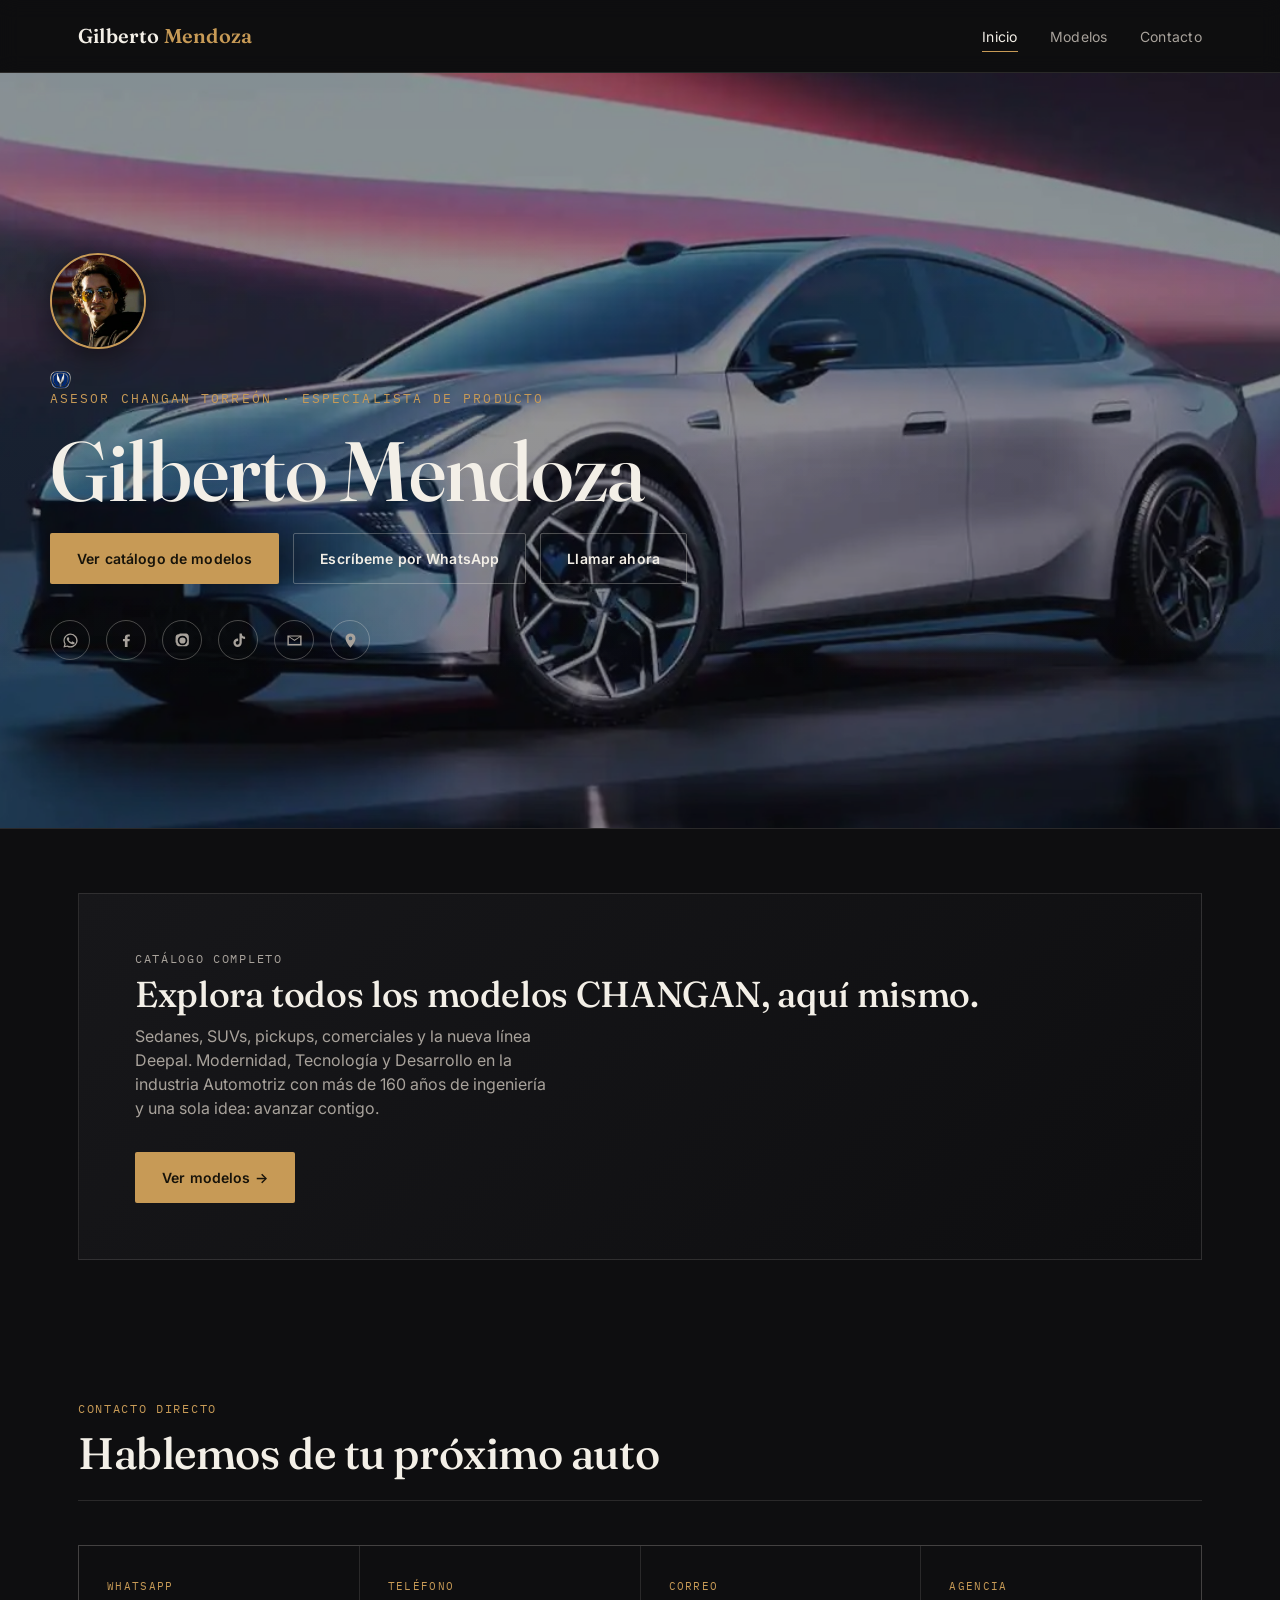
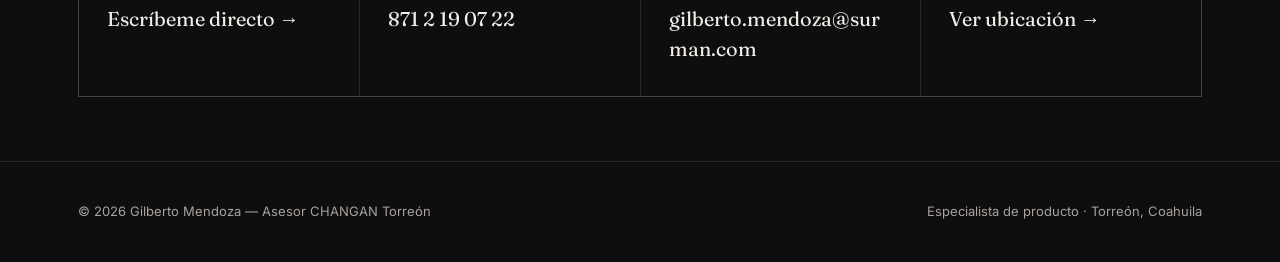
<file: index.html>
<!DOCTYPE html>
<html lang="es-MX">
<head>
<meta charset="UTF-8">
<meta name="viewport" content="width=device-width, initial-scale=1.0">
<title>Gilberto Mendoza — Asesor CHANGAN Torreón</title>
<meta name="description" content="Gilberto Mendoza, Especialista de Producto CHANGAN en Torreón. Asesoría personalizada, catálogo de modelos y contacto directo.">
<link rel="icon" type="image/png" href="images/changan-badge.png">
  <link rel="stylesheet" href="css/styles.css">
</head>
<body>

<header class="site-header">
  <div class="wrap">
    <a href="index.html" class="brand">Gilberto <span>Mendoza</span></a>
    <nav>
      <ul class="main-nav">
        <li><a href="index.html" class="active">Inicio</a></li>
        <li><a href="modelos.html">Modelos</a></li>
        <li><a href="#contacto">Contacto</a></li>
      </ul>
    </nav>
  </div>
</header>

<section class="hero">
  <div class="hero-media">
    <!-- Foto: Changan Deepal, estudio con luces de color -->
    <img src="images/hero-deepal-rose.jpg" alt="Changan Deepal">
  </div>
  <div class="hero-content wrap">
    <img class="avatar" src="images/gilberto-avatar.png" alt="Gilberto Mendoza">
    <p class="hero-kicker"><img class="kicker-badge" src="images/changan-badge.png" alt=""> Asesor CHANGAN Torreón · Especialista de producto</p>
    <h1 class="display">Gilberto Mendoza</h1>
    <div class="hero-actions">
      <a class="btn btn-primary" href="modelos.html">Ver catálogo de modelos</a>
      <a class="btn btn-ghost" href="https://wa.me/528712190722?text=Hola%20Gilberto%2C%20quiero%20informaci%C3%B3n" target="_blank" rel="noopener">Escríbeme por WhatsApp</a>
      <a class="btn btn-ghost" href="tel:8712190722">Llamar ahora</a>
    </div>
    <div class="social-row" style="margin-top:36px;">
      <a href="https://wa.me/528712190722?text=Hola%20Gilberto%2C%20quiero%20informaci%C3%B3n" aria-label="WhatsApp" target="_blank" rel="noopener">
        <svg viewBox="0 0 24 24"><path d="M12 2a10 10 0 0 0-8.6 15L2 22l5.1-1.3A10 10 0 1 0 12 2zm0 18.2a8.2 8.2 0 0 1-4.2-1.1l-.3-.2-3 .8.8-2.9-.2-.3A8.2 8.2 0 1 1 20.2 12 8.2 8.2 0 0 1 12 20.2zm4.5-6.1c-.2-.1-1.5-.7-1.7-.8-.2-.1-.4-.1-.6.1-.2.2-.7.8-.8.9-.1.2-.3.2-.6.1-.2-.1-1-.4-1.9-1.2-.7-.6-1.2-1.4-1.3-1.6-.1-.2 0-.4.1-.5l.4-.5c.1-.2.2-.3.2-.5.1-.2 0-.4 0-.5s-.6-1.4-.8-1.9c-.2-.5-.4-.4-.6-.4h-.5c-.2 0-.5.1-.7.3-.2.2-.9.9-.9 2.2s1 2.6 1.1 2.7c.1.2 2 3 4.7 4.2.7.3 1.2.5 1.6.6.7.2 1.3.2 1.8.1.5-.1 1.5-.6 1.7-1.2.2-.6.2-1.1.1-1.2-.1-.1-.2-.2-.4-.3z"/></svg>
      </a>
      <a href="https://www.facebook.com/profile.php?id=61591247041455" aria-label="Facebook" target="_blank" rel="noopener">
        <svg viewBox="0 0 24 24"><path d="M13.5 21v-8h2.7l.4-3.1h-3.1V8c0-.9.25-1.5 1.55-1.5H16.7V3.7C16.2 3.6 15.1 3.5 13.9 3.5c-2.5 0-4.2 1.5-4.2 4.3v2.1H7v3.1h2.7V21h3.8z"/></svg>
      </a>
      <a href="https://www.instagram.com/gilberto.trc/" aria-label="Instagram" target="_blank" rel="noopener">
        <svg viewBox="0 0 24 24"><path d="M12 2.2c2.7 0 3 0 4.1.06 1.1.05 1.8.22 2.2.37.55.21.95.47 1.37.9.42.42.68.82.9 1.37.15.4.32 1.1.37 2.2.06 1.1.06 1.4.06 4.1s0 3-.06 4.1c-.05 1.1-.22 1.8-.37 2.2-.21.55-.47.95-.9 1.37-.42.42-.82.68-1.37.9-.4.15-1.1.32-2.2.37-1.1.06-1.4.06-4.1.06s-3 0-4.1-.06c-1.1-.05-1.8-.22-2.2-.37-.55-.21-.95-.47-1.37-.9-.42-.42-.68-.82-.9-1.37-.15-.4-.32-1.1-.37-2.2C2.2 15 2.2 14.7 2.2 12s0-3 .06-4.1c.05-1.1.22-1.8.37-2.2.21-.55.47-.95.9-1.37.42-.42.82-.68 1.37-.9.4-.15 1.1-.32 2.2-.37C8 2.2 8.3 2.2 12 2.2zm0 3.03A6.77 6.77 0 1 0 12 18.8a6.77 6.77 0 0 0 0-13.57zm0 11.16a4.38 4.38 0 1 1 0-8.77 4.38 4.38 0 0 1 0 8.77zm7.02-11.44a1.58 1.58 0 1 1-3.16 0 1.58 1.58 0 0 1 3.16 0z"/></svg>
      </a>
      <a href="https://www.tiktok.com/@gilberto.trc" aria-label="TikTok" target="_blank" rel="noopener">
        <svg viewBox="0 0 24 24"><path d="M16.6 2h-3.2v13.3c0 1.5-1.2 2.7-2.7 2.7a2.7 2.7 0 0 1-2.7-2.7 2.7 2.7 0 0 1 2.7-2.7c.3 0 .6 0 .8.1V9.4c-.3 0-.5-.1-.8-.1a5.9 5.9 0 0 0-5.9 5.9 5.9 5.9 0 0 0 5.9 5.9 5.9 5.9 0 0 0 5.9-5.9V8.3a8.1 8.1 0 0 0 4.7 1.5V6.6a4.85 4.85 0 0 1-4.7-4.6z"/></svg>
      </a>
      <a href="mailto:gilberto.mendoza@surman.com" aria-label="Correo">
        <svg viewBox="0 0 24 24"><path d="M2 5h20v14H2V5zm2 2.2V17h16V7.2l-8 5.4-8-5.4zm.6-.7L12 11.1l7.4-4.6H4.6z"/></svg>
      </a>
      <a href="https://maps.app.goo.gl/WRDEs8DkBtcaASKs7" aria-label="Ubicación" target="_blank" rel="noopener">
        <svg viewBox="0 0 24 24"><path d="M12 2a7 7 0 0 0-7 7c0 5.2 7 13 7 13s7-7.8 7-13a7 7 0 0 0-7-7zm0 9.6a2.6 2.6 0 1 1 0-5.2 2.6 2.6 0 0 1 0 5.2z"/></svg>
      </a>
    </div>
  </div>
</section>

<section class="tight">
  <div class="wrap">
    <div class="models-cta">
      <div>
        <p class="eyebrow">Catálogo completo</p>
        <h3 class="display">Explora todos los modelos CHANGAN, aquí mismo.</h3>
        <p>Sedanes, SUVs, pickups, comerciales y la nueva línea Deepal. Modernidad, Tecnología y Desarrollo en la industria Automotriz con más de 160 años de ingeniería y una sola idea: avanzar contigo.</p>
      </div>
      <a class="btn btn-primary" href="modelos.html">Ver modelos →</a>
    </div>
  </div>
</section>

<section id="contacto" class="tight">
  <div class="wrap">
    <div class="section-head">
      <div>
        <p class="eyebrow">Contacto directo</p>
        <h2 class="display">Hablemos de tu próximo auto</h2>
      </div>
    </div>
    <div class="contact-grid">
      <a href="https://wa.me/528712190722?text=Hola%20Gilberto%2C%20quiero%20informaci%C3%B3n" target="_blank" rel="noopener">
        <span class="label">WhatsApp</span>
        <span class="value">Escríbeme directo →</span>
      </a>
      <a href="tel:8712190722">
        <span class="label">Teléfono</span>
        <span class="value">871 2 19 07 22</span>
      </a>
      <a href="mailto:gilberto.mendoza@surman.com">
        <span class="label">Correo</span>
        <span class="value">gilberto.mendoza@surman.com</span>
      </a>
      <a href="https://maps.app.goo.gl/WRDEs8DkBtcaASKs7" target="_blank" rel="noopener">
        <span class="label">Agencia</span>
        <span class="value">Ver ubicación →</span>
      </a>
    </div>
  </div>
</section>

<footer class="site-footer">
  <div class="wrap">
    <p>© <span id="year"></span> Gilberto Mendoza — Asesor CHANGAN Torreón</p>
    <p>Especialista de producto · Torreón, Coahuila</p>
  </div>
</footer>

<script>document.getElementById('year').textContent = new Date().getFullYear();</script>
</body>
</html>
</file>
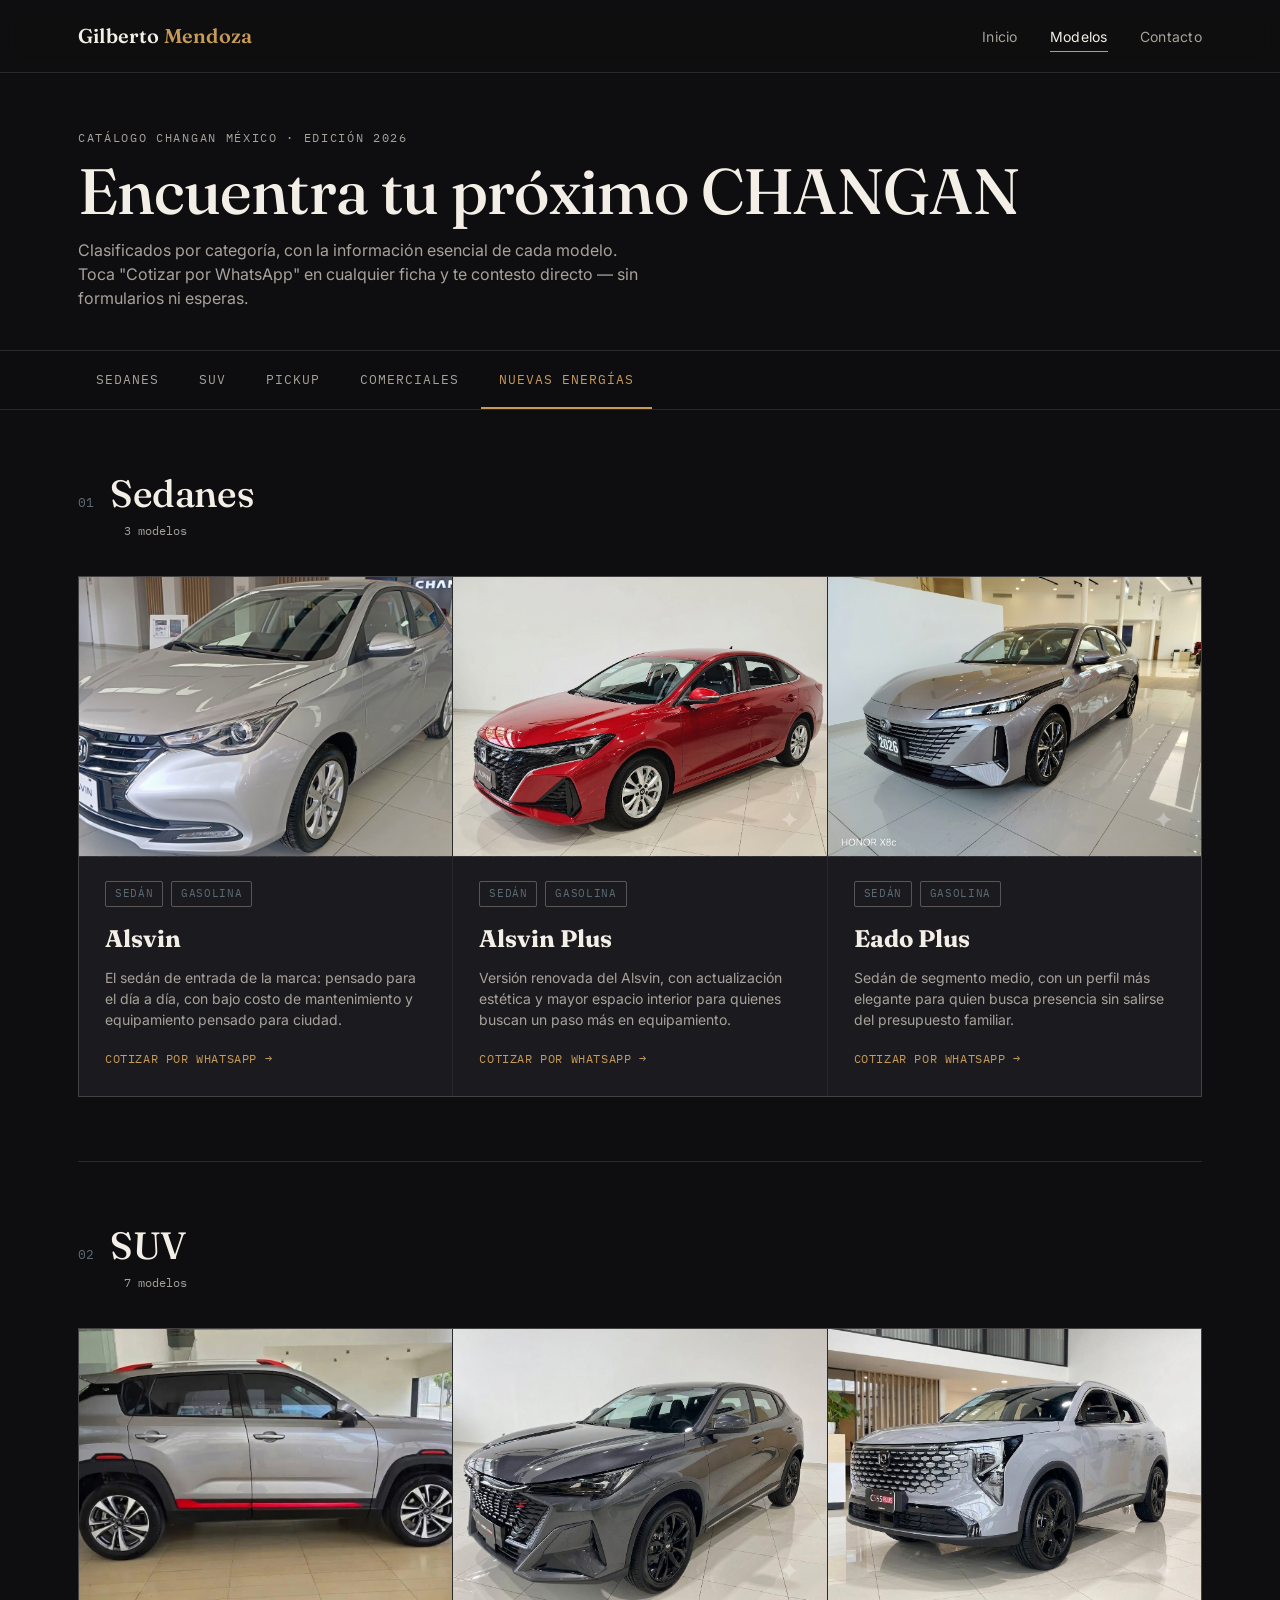
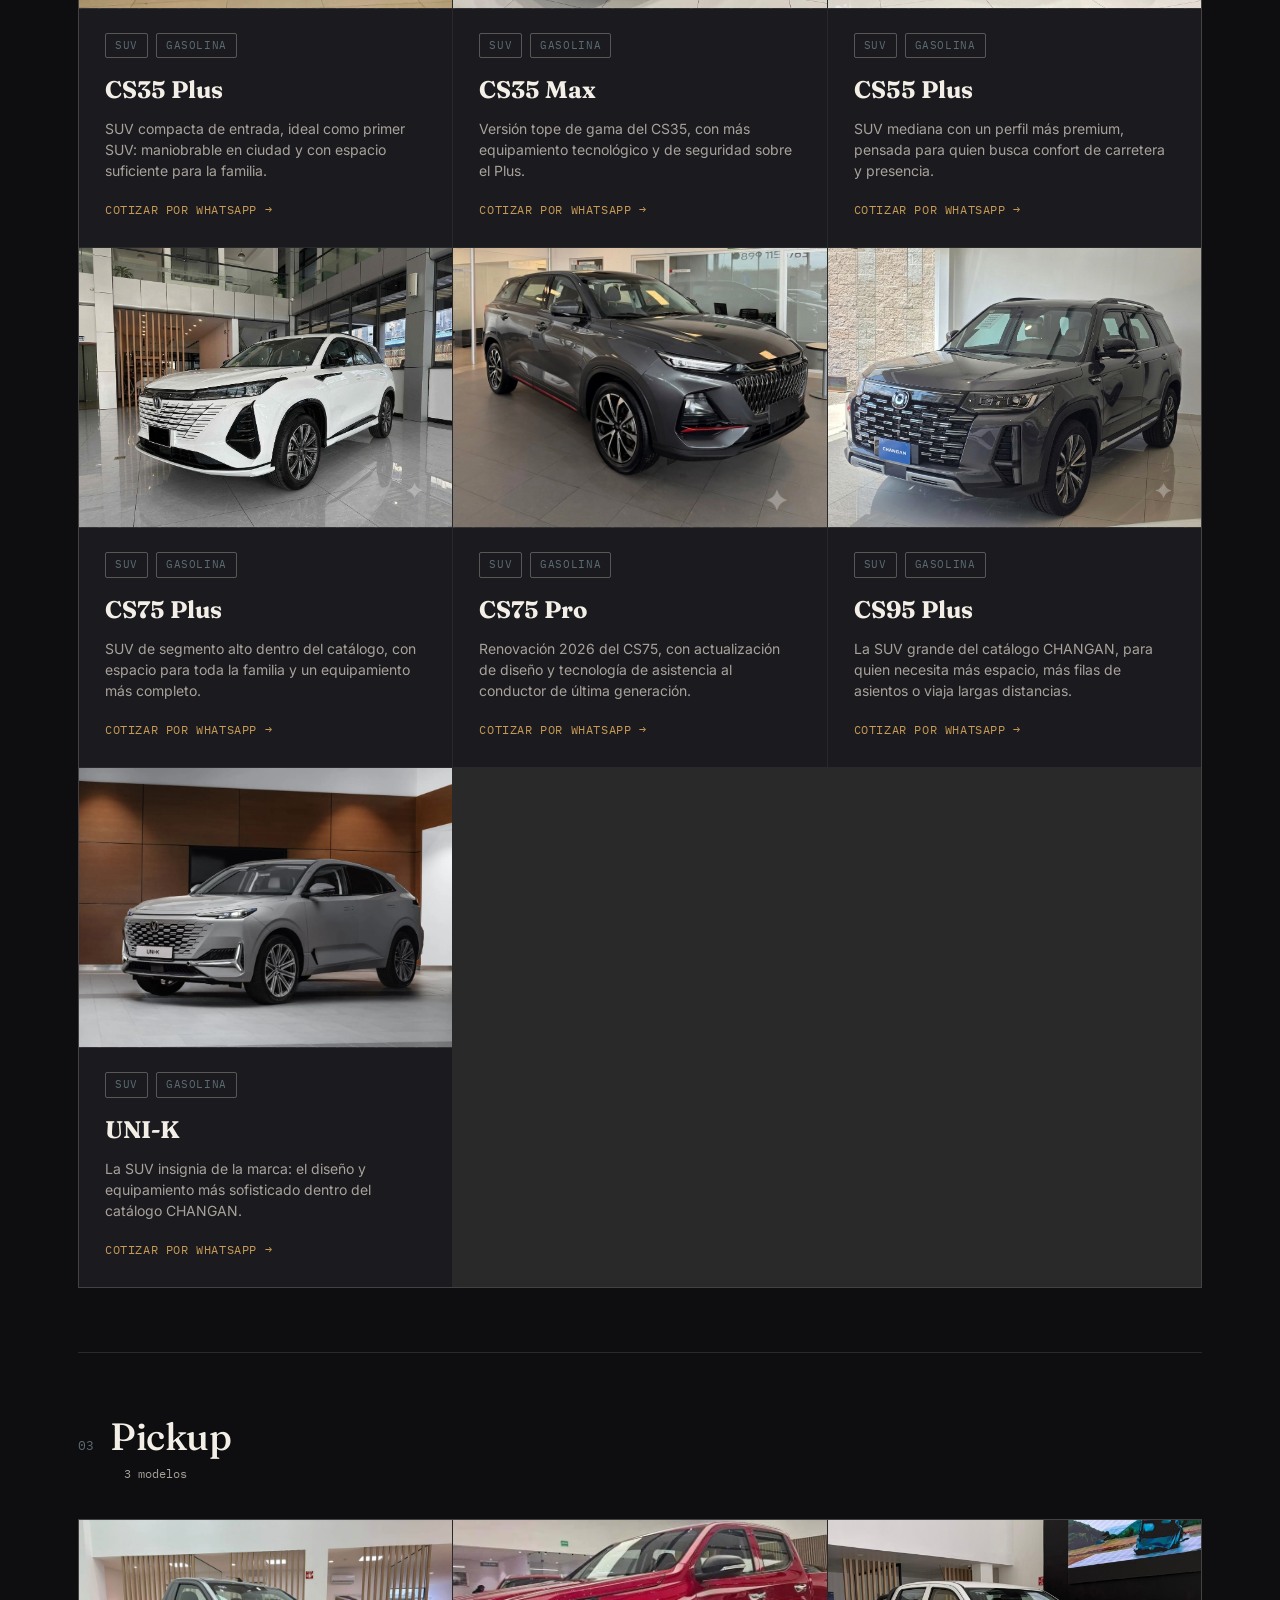
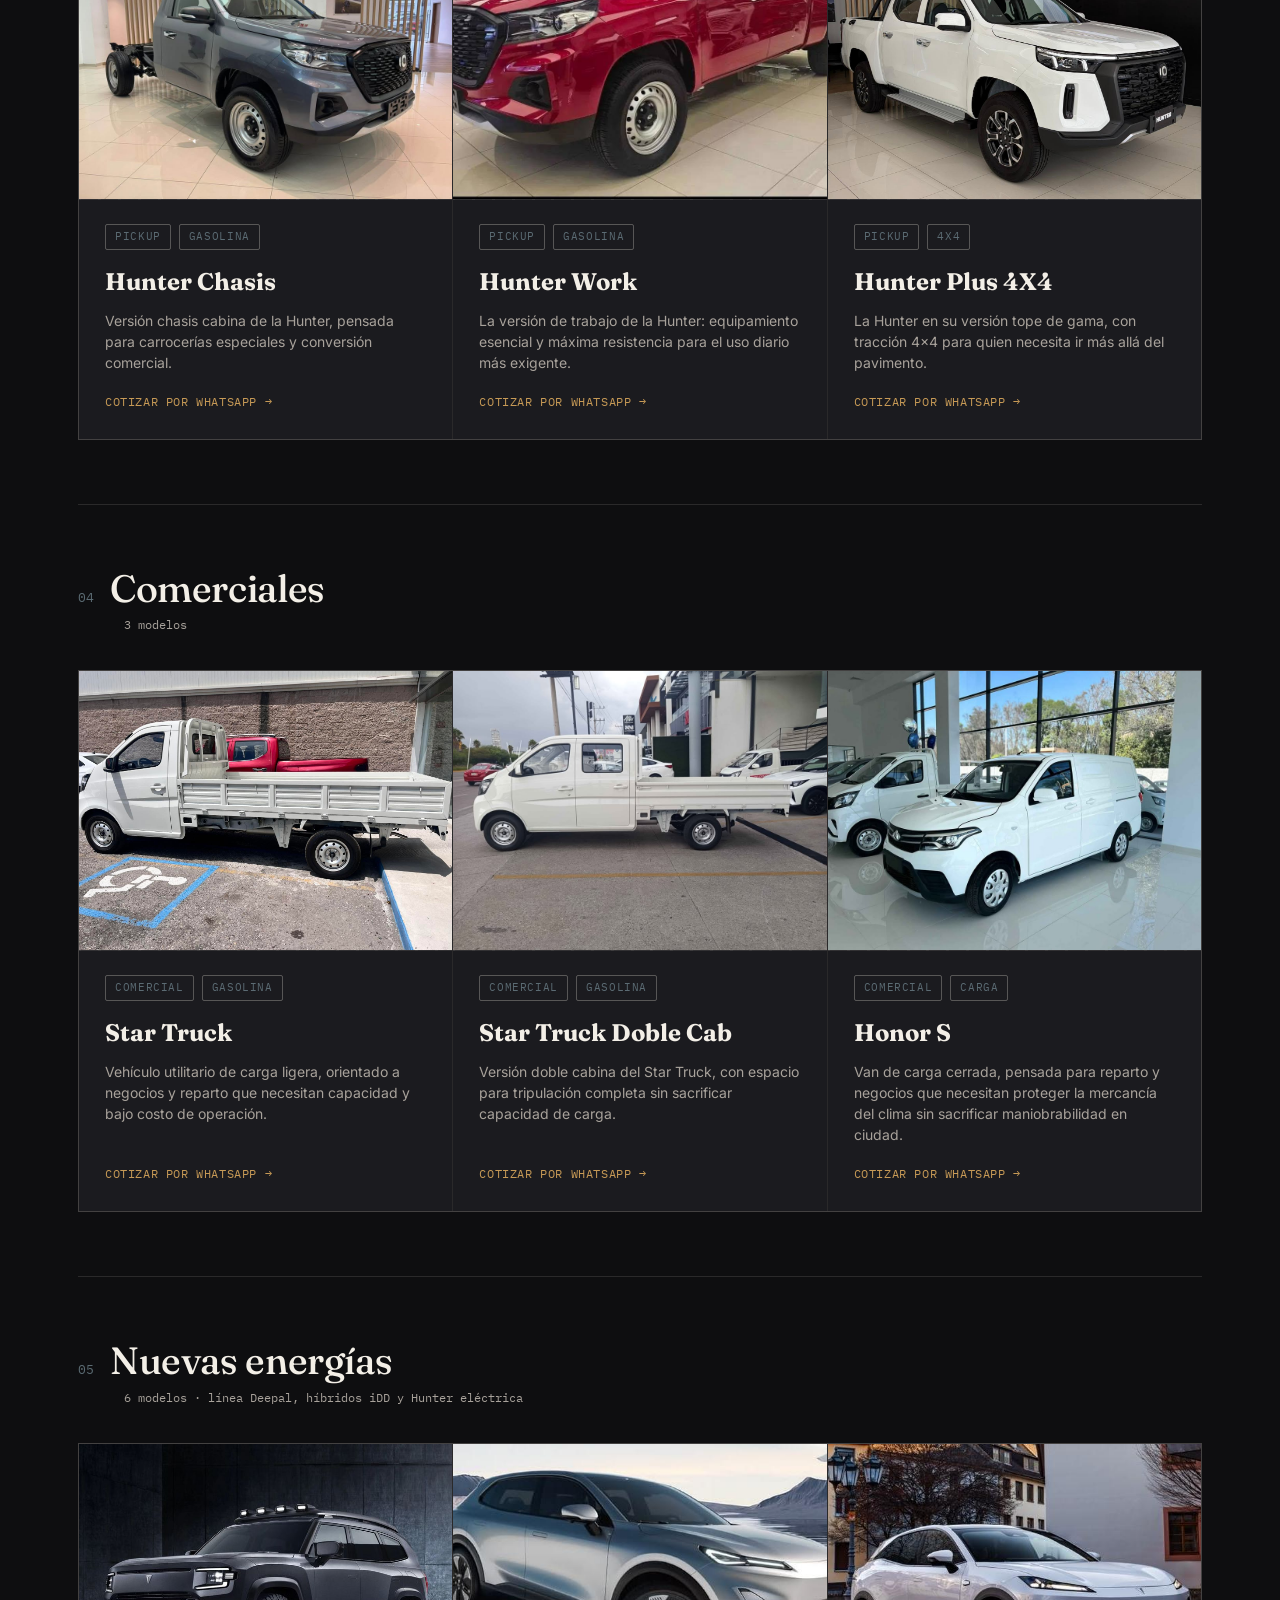
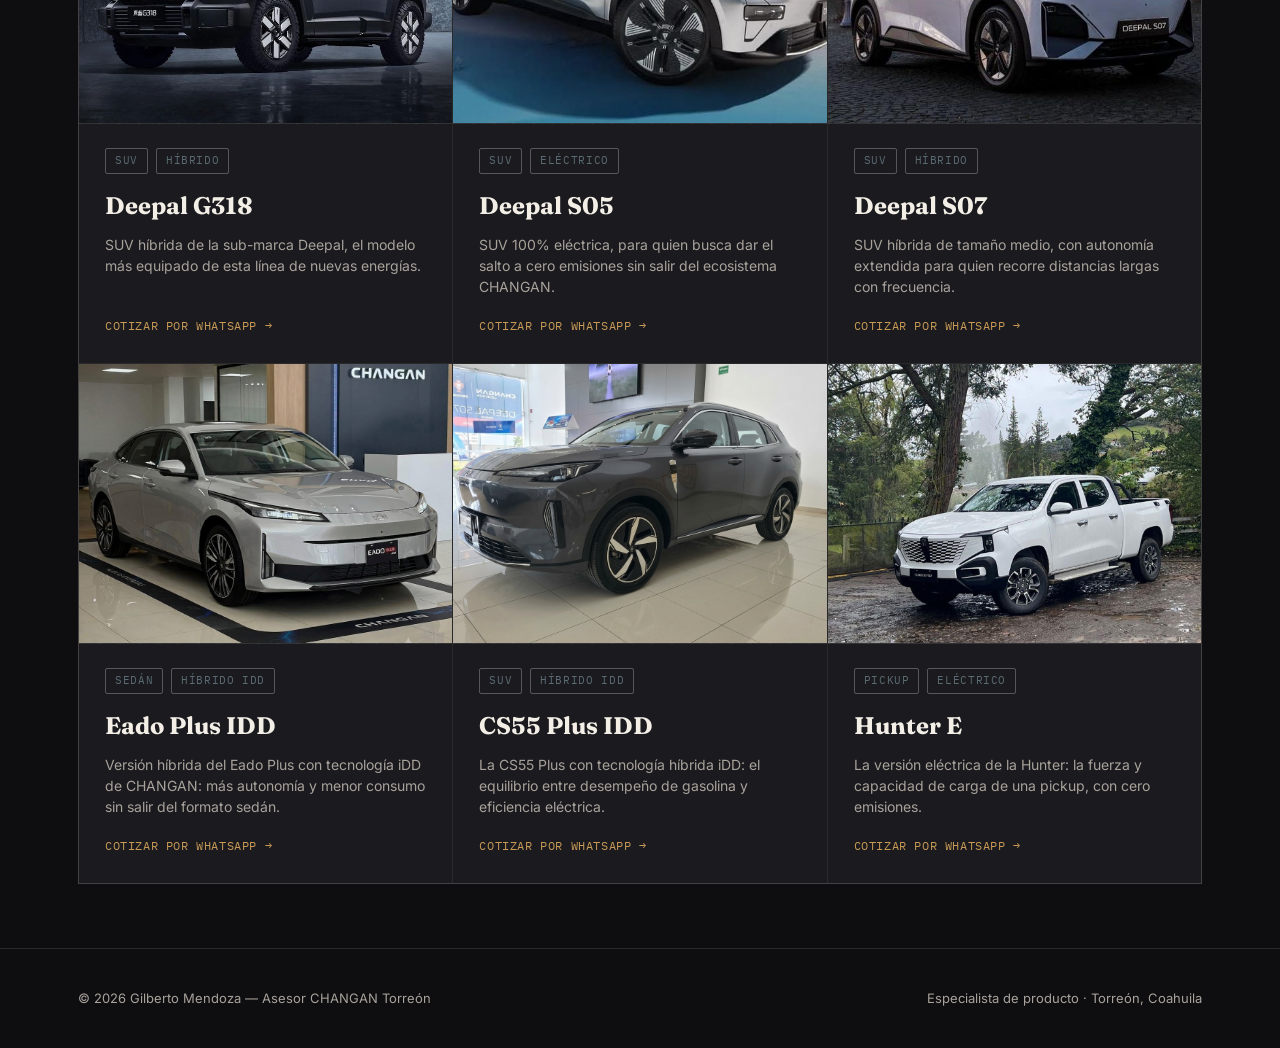
<file: modelos.html>
<!DOCTYPE html>
<html lang="es-MX">
<head>
<meta charset="UTF-8">
<meta name="viewport" content="width=device-width, initial-scale=1.0">
<title>Modelos CHANGAN — Gilberto Mendoza</title>
<meta name="description" content="Catálogo completo de modelos CHANGAN: sedanes, SUVs, pickups y la línea Deepal. Cotiza directo con Gilberto Mendoza, Torreón.">
<link rel="icon" type="image/png" href="images/changan-badge.png">
<link rel="stylesheet" href="css/styles.css">
</head>
<body>

<header class="site-header">
  <div class="wrap">
    <a href="index.html" class="brand">Gilberto <span>Mendoza</span></a>
    <nav>
      <ul class="main-nav">
        <li><a href="index.html">Inicio</a></li>
        <li><a href="modelos.html" class="active">Modelos</a></li>
        <li><a href="index.html#contacto">Contacto</a></li>
      </ul>
    </nav>
  </div>
</header>

<div class="catalog-masthead">
  <div class="wrap">
    <p class="eyebrow">Catálogo CHANGAN México · Edición 2026</p>
    <h1 class="display">Encuentra tu próximo CHANGAN</h1>
    <p>Clasificados por categoría, con la información esencial de cada modelo. Toca "Cotizar por WhatsApp" en cualquier ficha y te contesto directo — sin formularios ni esperas.</p>
  </div>
</div>

<nav class="category-tabs" id="categoryTabs">
  <div class="wrap">
    <button class="tab-btn active" data-target="sedanes">Sedanes</button>
    <button class="tab-btn" data-target="suv">SUV</button>
    <button class="tab-btn" data-target="pickup">Pickup</button>
    <button class="tab-btn" data-target="comerciales">Comerciales</button>
    <button class="tab-btn" data-target="nuevas-energias">Nuevas energías</button>
  </div>
</nav>

<main class="wrap">

  <!-- ================= SEDANES ================= -->
  <section class="category-section" id="sedanes">
    <div class="category-heading">
      <span class="category-index">01</span>
      <h2 class="display">Sedanes</h2>
    </div>
    <p class="category-count">3 modelos</p>

    <div class="model-grid">

      <article class="model-card">
        <div class="model-photo"><img src="images/modelos/alsvin.png" alt="Changan Alsvin"></div>
        <div class="model-body">
          <div class="model-tags"><span class="tag">Sedán</span><span class="tag">Gasolina</span></div>
          <h3>Alsvin</h3>
          <p>El sedán de entrada de la marca: pensado para el día a día, con bajo costo de mantenimiento y equipamiento pensado para ciudad.</p>
          <a class="model-link" href="https://wa.me/528712190722?text=Hola%20Gilberto%2C%20quiero%20informaci%C3%B3n%20del%20Changan%20Alsvin" target="_blank" rel="noopener">Cotizar por WhatsApp →</a>
        </div>
      </article>

      <article class="model-card">
        <div class="model-photo"><img src="images/modelos/alsvin-plus.png" alt="Changan Alsvin Plus"></div>
        <div class="model-body">
          <div class="model-tags"><span class="tag">Sedán</span><span class="tag">Gasolina</span></div>
          <h3>Alsvin Plus</h3>
          <p>Versión renovada del Alsvin, con actualización estética y mayor espacio interior para quienes buscan un paso más en equipamiento.</p>
          <a class="model-link" href="https://wa.me/528712190722?text=Hola%20Gilberto%2C%20quiero%20informaci%C3%B3n%20del%20Changan%20Alsvin%20Plus" target="_blank" rel="noopener">Cotizar por WhatsApp →</a>
        </div>
      </article>

      <article class="model-card">
        <div class="model-photo"><img src="images/modelos/eado-plus.png" alt="Changan Eado Plus"></div>
        <div class="model-body">
          <div class="model-tags"><span class="tag">Sedán</span><span class="tag">Gasolina</span></div>
          <h3>Eado Plus</h3>
          <p>Sedán de segmento medio, con un perfil más elegante para quien busca presencia sin salirse del presupuesto familiar.</p>
          <a class="model-link" href="https://wa.me/528712190722?text=Hola%20Gilberto%2C%20quiero%20informaci%C3%B3n%20del%20Changan%20Eado%20Plus" target="_blank" rel="noopener">Cotizar por WhatsApp →</a>
        </div>
      </article>

    </div>
  </section>

  <!-- ================= SUV ================= -->
  <section class="category-section" id="suv">
    <div class="category-heading">
      <span class="category-index">02</span>
      <h2 class="display">SUV</h2>
    </div>
    <p class="category-count">7 modelos</p>

    <div class="model-grid">

      <article class="model-card">
        <div class="model-photo"><img src="images/modelos/cs35-plus.png" alt="Changan CS35 Plus"></div>
        <div class="model-body">
          <div class="model-tags"><span class="tag">SUV</span><span class="tag">Gasolina</span></div>
          <h3>CS35 Plus</h3>
          <p>SUV compacta de entrada, ideal como primer SUV: maniobrable en ciudad y con espacio suficiente para la familia.</p>
          <a class="model-link" href="https://wa.me/528712190722?text=Hola%20Gilberto%2C%20quiero%20informaci%C3%B3n%20del%20Changan%20CS35%20Plus" target="_blank" rel="noopener">Cotizar por WhatsApp →</a>
        </div>
      </article>

      <article class="model-card">
        <div class="model-photo"><img src="images/modelos/cs35-max.png" alt="Changan CS35 Max"></div>
        <div class="model-body">
          <div class="model-tags"><span class="tag">SUV</span><span class="tag">Gasolina</span></div>
          <h3>CS35 Max</h3>
          <p>Versión tope de gama del CS35, con más equipamiento tecnológico y de seguridad sobre el Plus.</p>
          <a class="model-link" href="https://wa.me/528712190722?text=Hola%20Gilberto%2C%20quiero%20informaci%C3%B3n%20del%20Changan%20CS35%20Max" target="_blank" rel="noopener">Cotizar por WhatsApp →</a>
        </div>
      </article>

      <article class="model-card">
        <div class="model-photo"><img src="images/modelos/cs55-plus.png" alt="Changan CS55 Plus"></div>
        <div class="model-body">
          <div class="model-tags"><span class="tag">SUV</span><span class="tag">Gasolina</span></div>
          <h3>CS55 Plus</h3>
          <p>SUV mediana con un perfil más premium, pensada para quien busca confort de carretera y presencia.</p>
          <a class="model-link" href="https://wa.me/528712190722?text=Hola%20Gilberto%2C%20quiero%20informaci%C3%B3n%20del%20Changan%20CS55%20Plus" target="_blank" rel="noopener">Cotizar por WhatsApp →</a>
        </div>
      </article>

      <article class="model-card">
        <div class="model-photo"><img src="images/modelos/cs75-plus.png" alt="Changan CS75 Plus"></div>
        <div class="model-body">
          <div class="model-tags"><span class="tag">SUV</span><span class="tag">Gasolina</span></div>
          <h3>CS75 Plus</h3>
          <p>SUV de segmento alto dentro del catálogo, con espacio para toda la familia y un equipamiento más completo.</p>
          <a class="model-link" href="https://wa.me/528712190722?text=Hola%20Gilberto%2C%20quiero%20informaci%C3%B3n%20del%20Changan%20CS75%20Plus" target="_blank" rel="noopener">Cotizar por WhatsApp →</a>
        </div>
      </article>

      <article class="model-card">
        <div class="model-photo"><img src="images/modelos/cs75-pro.png" alt="Changan CS75 Pro"></div>
        <div class="model-body">
          <div class="model-tags"><span class="tag">SUV</span><span class="tag">Gasolina</span></div>
          <h3>CS75 Pro</h3>
          <p>Renovación 2026 del CS75, con actualización de diseño y tecnología de asistencia al conductor de última generación.</p>
          <a class="model-link" href="https://wa.me/528712190722?text=Hola%20Gilberto%2C%20quiero%20informaci%C3%B3n%20del%20Changan%20CS75%20Pro" target="_blank" rel="noopener">Cotizar por WhatsApp →</a>
        </div>
      </article>

      <article class="model-card">
        <div class="model-photo"><img src="images/modelos/cs95-plus.png" alt="Changan CS95 Plus"></div>
        <div class="model-body">
          <div class="model-tags"><span class="tag">SUV</span><span class="tag">Gasolina</span></div>
          <h3>CS95 Plus</h3>
          <p>La SUV grande del catálogo CHANGAN, para quien necesita más espacio, más filas de asientos o viaja largas distancias.</p>
          <a class="model-link" href="https://wa.me/528712190722?text=Hola%20Gilberto%2C%20quiero%20informaci%C3%B3n%20del%20Changan%20CS95%20Plus" target="_blank" rel="noopener">Cotizar por WhatsApp →</a>
        </div>
      </article>

      <article class="model-card">
        <div class="model-photo"><img src="images/modelos/uni-k.jpg" alt="Changan UNI-K"></div>
        <div class="model-body">
          <div class="model-tags"><span class="tag">SUV</span><span class="tag">Gasolina</span></div>
          <h3>UNI-K</h3>
          <p>La SUV insignia de la marca: el diseño y equipamiento más sofisticado dentro del catálogo CHANGAN.</p>
          <a class="model-link" href="https://wa.me/528712190722?text=Hola%20Gilberto%2C%20quiero%20informaci%C3%B3n%20del%20Changan%20UNI-K" target="_blank" rel="noopener">Cotizar por WhatsApp →</a>
        </div>
      </article>

    </div>
  </section>

  <!-- ================= PICKUP ================= -->
  <section class="category-section" id="pickup">
    <div class="category-heading">
      <span class="category-index">03</span>
      <h2 class="display">Pickup</h2>
    </div>
    <p class="category-count">3 modelos</p>

    <div class="model-grid">

      <article class="model-card">
        <div class="model-photo"><img src="images/modelos/hunter-chasis.jpg" alt="Changan Hunter Chasis"></div>
        <div class="model-body">
          <div class="model-tags"><span class="tag">Pickup</span><span class="tag">Gasolina</span></div>
          <h3>Hunter Chasis</h3>
          <p>Versión chasis cabina de la Hunter, pensada para carrocerías especiales y conversión comercial.</p>
          <a class="model-link" href="https://wa.me/528712190722?text=Hola%20Gilberto%2C%20quiero%20informaci%C3%B3n%20del%20Changan%20Hunter%20Chasis" target="_blank" rel="noopener">Cotizar por WhatsApp →</a>
        </div>
      </article>

      <article class="model-card">
        <div class="model-photo"><img src="images/modelos/hunter-work.jpg" alt="Changan Hunter Work"></div>
        <div class="model-body">
          <div class="model-tags"><span class="tag">Pickup</span><span class="tag">Gasolina</span></div>
          <h3>Hunter Work</h3>
          <p>La versión de trabajo de la Hunter: equipamiento esencial y máxima resistencia para el uso diario más exigente.</p>
          <a class="model-link" href="https://wa.me/528712190722?text=Hola%20Gilberto%2C%20quiero%20informaci%C3%B3n%20del%20Changan%20Hunter%20Work" target="_blank" rel="noopener">Cotizar por WhatsApp →</a>
        </div>
      </article>

      <article class="model-card">
        <div class="model-photo"><img src="images/modelos/hunter-plus-4x4.jpg" alt="Changan Hunter Plus 4X4"></div>
        <div class="model-body">
          <div class="model-tags"><span class="tag">Pickup</span><span class="tag">4x4</span></div>
          <h3>Hunter Plus 4X4</h3>
          <p>La Hunter en su versión tope de gama, con tracción 4x4 para quien necesita ir más allá del pavimento.</p>
          <a class="model-link" href="https://wa.me/528712190722?text=Hola%20Gilberto%2C%20quiero%20informaci%C3%B3n%20del%20Changan%20Hunter%20Plus%204X4" target="_blank" rel="noopener">Cotizar por WhatsApp →</a>
        </div>
      </article>

    </div>
  </section>

  <!-- ================= COMERCIALES ================= -->
  <section class="category-section" id="comerciales">
    <div class="category-heading">
      <span class="category-index">04</span>
      <h2 class="display">Comerciales</h2>
    </div>
    <p class="category-count">3 modelos</p>

    <div class="model-grid">

      <article class="model-card">
        <div class="model-photo"><img src="images/modelos/star-truck.jpg" alt="Changan Star Truck"></div>
        <div class="model-body">
          <div class="model-tags"><span class="tag">Comercial</span><span class="tag">Gasolina</span></div>
          <h3>Star Truck</h3>
          <p>Vehículo utilitario de carga ligera, orientado a negocios y reparto que necesitan capacidad y bajo costo de operación.</p>
          <a class="model-link" href="https://wa.me/528712190722?text=Hola%20Gilberto%2C%20quiero%20informaci%C3%B3n%20del%20Changan%20Star%20Truck" target="_blank" rel="noopener">Cotizar por WhatsApp →</a>
        </div>
      </article>

      <article class="model-card">
        <div class="model-photo"><img src="images/modelos/star-truck-doble-cab.jpg" alt="Changan Star Truck Doble Cab"></div>
        <div class="model-body">
          <div class="model-tags"><span class="tag">Comercial</span><span class="tag">Gasolina</span></div>
          <h3>Star Truck Doble Cab</h3>
          <p>Versión doble cabina del Star Truck, con espacio para tripulación completa sin sacrificar capacidad de carga.</p>
          <a class="model-link" href="https://wa.me/528712190722?text=Hola%20Gilberto%2C%20quiero%20informaci%C3%B3n%20del%20Changan%20Star%20Truck%20Doble%20Cab" target="_blank" rel="noopener">Cotizar por WhatsApp →</a>
        </div>
      </article>

      <article class="model-card">
        <div class="model-photo"><img src="images/modelos/honor-s.jpg" alt="Changan Honor S"></div>
        <div class="model-body">
          <div class="model-tags"><span class="tag">Comercial</span><span class="tag">Carga</span></div>
          <h3>Honor S</h3>
          <p>Van de carga cerrada, pensada para reparto y negocios que necesitan proteger la mercancía del clima sin sacrificar maniobrabilidad en ciudad.</p>
          <a class="model-link" href="https://wa.me/528712190722?text=Hola%20Gilberto%2C%20quiero%20informaci%C3%B3n%20del%20Changan%20Honor%20S" target="_blank" rel="noopener">Cotizar por WhatsApp →</a>
        </div>
      </article>

    </div>
  </section>

  <!-- ================= NUEVAS ENERGÍAS ================= -->
  <section class="category-section" id="nuevas-energias">
    <div class="category-heading">
      <span class="category-index">05</span>
      <h2 class="display">Nuevas energías</h2>
    </div>
    <p class="category-count">6 modelos · línea Deepal, híbridos iDD y Hunter eléctrica</p>

    <div class="model-grid">

      <article class="model-card">
        <div class="model-photo"><img src="images/modelos/deepal-g318.jpg" alt="Deepal G318"></div>
        <div class="model-body">
          <div class="model-tags"><span class="tag">SUV</span><span class="tag">Híbrido</span></div>
          <h3>Deepal G318</h3>
          <p>SUV híbrida de la sub-marca Deepal, el modelo más equipado de esta línea de nuevas energías.</p>
          <a class="model-link" href="https://wa.me/528712190722?text=Hola%20Gilberto%2C%20quiero%20informaci%C3%B3n%20del%20Deepal%20G318" target="_blank" rel="noopener">Cotizar por WhatsApp →</a>
        </div>
      </article>

      <article class="model-card">
        <div class="model-photo"><img src="images/modelos/deepal-s05.jpg" alt="Deepal S05"></div>
        <div class="model-body">
          <div class="model-tags"><span class="tag">SUV</span><span class="tag">Eléctrico</span></div>
          <h3>Deepal S05</h3>
          <p>SUV 100% eléctrica, para quien busca dar el salto a cero emisiones sin salir del ecosistema CHANGAN.</p>
          <a class="model-link" href="https://wa.me/528712190722?text=Hola%20Gilberto%2C%20quiero%20informaci%C3%B3n%20del%20Deepal%20S05" target="_blank" rel="noopener">Cotizar por WhatsApp →</a>
        </div>
      </article>

      <article class="model-card">
        <div class="model-photo"><img src="images/modelos/deepal-s07.jpg" alt="Deepal S07"></div>
        <div class="model-body">
          <div class="model-tags"><span class="tag">SUV</span><span class="tag">Híbrido</span></div>
          <h3>Deepal S07</h3>
          <p>SUV híbrida de tamaño medio, con autonomía extendida para quien recorre distancias largas con frecuencia.</p>
          <a class="model-link" href="https://wa.me/528712190722?text=Hola%20Gilberto%2C%20quiero%20informaci%C3%B3n%20del%20Deepal%20S07" target="_blank" rel="noopener">Cotizar por WhatsApp →</a>
        </div>
      </article>

      <article class="model-card">
        <div class="model-photo"><img src="images/modelos/eado-plus-idd.png" alt="Changan Eado Plus IDD"></div>
        <div class="model-body">
          <div class="model-tags"><span class="tag">Sedán</span><span class="tag">Híbrido iDD</span></div>
          <h3>Eado Plus IDD</h3>
          <p>Versión híbrida del Eado Plus con tecnología iDD de CHANGAN: más autonomía y menor consumo sin salir del formato sedán.</p>
          <a class="model-link" href="https://wa.me/528712190722?text=Hola%20Gilberto%2C%20quiero%20informaci%C3%B3n%20del%20Changan%20Eado%20Plus%20IDD" target="_blank" rel="noopener">Cotizar por WhatsApp →</a>
        </div>
      </article>

      <article class="model-card">
        <div class="model-photo"><img src="images/modelos/cs55-plus-idd.png" alt="Changan CS55 Plus IDD"></div>
        <div class="model-body">
          <div class="model-tags"><span class="tag">SUV</span><span class="tag">Híbrido iDD</span></div>
          <h3>CS55 Plus IDD</h3>
          <p>La CS55 Plus con tecnología híbrida iDD: el equilibrio entre desempeño de gasolina y eficiencia eléctrica.</p>
          <a class="model-link" href="https://wa.me/528712190722?text=Hola%20Gilberto%2C%20quiero%20informaci%C3%B3n%20del%20Changan%20CS55%20Plus%20IDD" target="_blank" rel="noopener">Cotizar por WhatsApp →</a>
        </div>
      </article>

      <article class="model-card">
        <div class="model-photo"><img src="images/modelos/hunter-e.jpg" alt="Changan Hunter E"></div>
        <div class="model-body">
          <div class="model-tags"><span class="tag">Pickup</span><span class="tag">Eléctrico</span></div>
          <h3>Hunter E</h3>
          <p>La versión eléctrica de la Hunter: la fuerza y capacidad de carga de una pickup, con cero emisiones.</p>
          <a class="model-link" href="https://wa.me/528712190722?text=Hola%20Gilberto%2C%20quiero%20informaci%C3%B3n%20del%20Changan%20Hunter%20E" target="_blank" rel="noopener">Cotizar por WhatsApp →</a>
        </div>
      </article>

    </div>
  </section>

</main>

<footer class="site-footer">
  <div class="wrap">
    <p>© <span id="year"></span> Gilberto Mendoza — Asesor CHANGAN Torreón</p>
    <p>Especialista de producto · Torreón, Coahuila</p>
  </div>
</footer>

<script src="js/main.js"></script>
<script>document.getElementById('year').textContent = new Date().getFullYear();</script>
</body>
</html>
</file>
<file: css/styles.css>
/* ==========================================================================
   gilbertotrc.github.io — hoja de estilos
   Dirección: editorial / revista de lujo automotriz.
   ========================================================================== */

@import url('https://fonts.googleapis.com/css2?family=Fraunces:ital,opsz,wght@0,9..144,300;0,9..144,500;0,9..144,600;1,9..144,400&family=Inter:wght@400;500;600&family=IBM+Plex+Mono:wght@400;500&display=swap');

:root {
  --bg: #0e0e10;
  --bg-raised: #17171a;
  --bg-card: #1b1b1f;
  --line: rgba(243, 239, 231, 0.12);
  --line-strong: rgba(243, 239, 231, 0.28);
  --text: #f3efe7;
  --text-muted: #a8a29b;
  --accent: #c79a56;      /* latón / bronce — acento de lujo */
  --accent-soft: #8f7748;
  --accent-2: #5b6b73;    /* gris acero — etiquetas / categorías */

  --font-display: 'Fraunces', Georgia, serif;
  --font-body: 'Inter', -apple-system, sans-serif;
  --font-mono: 'IBM Plex Mono', monospace;

  --maxw: 1180px;
}

* { box-sizing: border-box; }
html { scroll-behavior: smooth; }

html, body {
  max-width: 100%;
  overflow-x: hidden;
}

body {
  margin: 0;
  background: var(--bg);
  color: var(--text);
  font-family: var(--font-body);
  line-height: 1.5;
  -webkit-font-smoothing: antialiased;
}

a { color: inherit; }
img { max-width: 100%; display: block; }

.wrap {
  max-width: var(--maxw);
  margin: 0 auto;
  padding: 0 28px;
}

/* ---------- Utilidades tipográficas ---------- */

.eyebrow {
  font-family: var(--font-mono);
  font-size: 12px;
  letter-spacing: 0.14em;
  text-transform: uppercase;
  color: var(--accent);
}

.display {
  font-family: var(--font-display);
  font-weight: 500;
  line-height: 1.05;
  letter-spacing: -0.01em;
}

/* ---------- Header / navegación ---------- */

.site-header {
  position: sticky;
  top: 0;
  z-index: 50;
  background: rgba(14, 14, 16, 0.86);
  backdrop-filter: blur(10px);
  border-bottom: 1px solid var(--line);
}

.site-header .wrap {
  display: flex;
  align-items: center;
  justify-content: space-between;
  height: 72px;
}

.brand {
  font-family: var(--font-display);
  font-size: 20px;
  font-weight: 600;
  text-decoration: none;
  letter-spacing: 0.01em;
}

.brand span { color: var(--accent); }

.main-nav {
  display: flex;
  gap: 32px;
  list-style: none;
  margin: 0;
  padding: 0;
}

.main-nav a {
  text-decoration: none;
  font-size: 14px;
  letter-spacing: 0.02em;
  color: var(--text-muted);
  padding: 6px 0;
  border-bottom: 1px solid transparent;
  transition: color 0.2s ease, border-color 0.2s ease;
}

.main-nav a:hover,
.main-nav a.active {
  color: var(--text);
  border-color: var(--accent);
}

/* ---------- Hero ---------- */

.hero {
  position: relative;
  min-height: 84vh;
  display: flex;
  align-items: flex-end;
  overflow: hidden;
  border-bottom: 1px solid var(--line);
}

.hero-media {
  position: absolute;
  inset: 0;
  background: linear-gradient(180deg, rgba(14,14,16,0.35) 0%, rgba(14,14,16,0.97) 88%), #1a1a1d;
}

.hero-media img {
  width: 100%;
  height: 100%;
  object-fit: cover;
  object-position: center 45%;
  opacity: 0.55;
}

.hero-content {
  position: relative;
  padding: 64px 0 72px;
  width: 100%;
}

.avatar {
  width: 96px;
  height: 96px;
  border-radius: 50%;
  object-fit: cover;
  border: 2px solid var(--accent);
  box-shadow: 0 8px 28px rgba(0, 0, 0, 0.45);
  margin-bottom: 22px;
}

.kicker-badge {
  height: 18px;
  width: auto;
  vertical-align: -4px;
  margin-right: 7px;
}

.hero-kicker {
  font-family: var(--font-mono);
  font-size: 13px;
  letter-spacing: 0.16em;
  text-transform: uppercase;
  color: var(--accent);
  margin-bottom: 18px;
}

.hero h1 {
  font-size: clamp(40px, 7vw, 84px);
  margin: 0 0 18px;
  max-width: 14ch;
}

.hero p.role {
  font-family: var(--font-mono);
  font-size: 14px;
  letter-spacing: 0.1em;
  text-transform: uppercase;
  color: var(--text-muted);
  margin: 0 0 40px;
}

.hero-actions {
  display: flex;
  flex-wrap: wrap;
  gap: 14px;
  align-items: center;
}

/* ---------- Botones ---------- */

.btn {
  display: inline-flex;
  align-items: center;
  gap: 8px;
  padding: 14px 26px;
  border-radius: 2px;
  font-family: var(--font-body);
  font-size: 14px;
  font-weight: 600;
  letter-spacing: 0.01em;
  text-decoration: none;
  border: 1px solid transparent;
  cursor: pointer;
  transition: transform 0.15s ease, background 0.2s ease, border-color 0.2s ease;
}

.btn:hover { transform: translateY(-1px); }

.btn-primary {
  background: var(--accent);
  color: #17130a;
}
.btn-primary:hover { background: #d6ab63; }

.btn-ghost {
  background: transparent;
  border-color: var(--line-strong);
  color: var(--text);
}
.btn-ghost:hover { border-color: var(--accent); color: var(--accent); }

/* ---------- Redes sociales ---------- */

.social-row {
  display: flex;
  gap: 16px;
  margin-top: 8px;
}

.social-row a {
  width: 40px;
  height: 40px;
  border: 1px solid var(--line-strong);
  border-radius: 50%;
  display: flex;
  align-items: center;
  justify-content: center;
  text-decoration: none;
  transition: border-color 0.2s ease, color 0.2s ease;
  color: var(--text-muted);
}
.social-row a:hover { border-color: var(--accent); color: var(--accent); }
.social-row svg { width: 17px; height: 17px; fill: currentColor; }

/* ---------- Secciones genéricas ---------- */

section { padding: 96px 0; }
section.tight { padding: 64px 0; }

.section-head {
  display: flex;
  align-items: baseline;
  justify-content: space-between;
  gap: 24px;
  margin-bottom: 44px;
  border-bottom: 1px solid var(--line);
  padding-bottom: 24px;
}

.section-head h2 {
  font-size: clamp(28px, 4vw, 44px);
  margin: 6px 0 0;
}

/* ---------- Tarjetas de contacto rápido (home) ---------- */

.contact-grid {
  display: grid;
  grid-template-columns: repeat(4, 1fr);
  gap: 1px;
  background: var(--line);
  border: 1px solid var(--line);
}

.contact-grid a {
  background: var(--bg);
  padding: 32px 28px;
  text-decoration: none;
  display: flex;
  flex-direction: column;
  gap: 10px;
  min-width: 0;
  transition: background 0.2s ease;
}

.contact-grid .value {
  font-family: var(--font-display);
  font-size: 20px;
  overflow-wrap: anywhere;
}
.contact-grid a:hover { background: var(--bg-raised); }

.contact-grid .label {
  font-family: var(--font-mono);
  font-size: 11px;
  letter-spacing: 0.12em;
  text-transform: uppercase;
  color: var(--accent);
}

/* ---------- CTA "Modelos" en home ---------- */

.models-cta {
  border: 1px solid var(--line);
  padding: 56px;
  display: flex;
  justify-content: space-between;
  align-items: center;
  gap: 32px;
  flex-wrap: wrap;
  background: linear-gradient(135deg, var(--bg-raised) 0%, var(--bg) 100%);
}

.models-cta h3 { font-size: clamp(24px, 3.4vw, 36px); margin: 8px 0 10px; }
.models-cta p { color: var(--text-muted); max-width: 42ch; margin: 0; }

/* ---------- Página Modelos: masthead ---------- */

.catalog-masthead {
  padding: 56px 0 40px;
  border-bottom: 1px solid var(--line);
}

.catalog-masthead h1 {
  font-size: clamp(36px, 6vw, 64px);
  margin: 10px 0 14px;
}

.catalog-masthead p {
  color: var(--text-muted);
  max-width: 56ch;
  margin: 0;
}

/* ---------- Tabs de categoría ---------- */

.category-tabs {
  position: sticky;
  top: 72px;
  z-index: 40;
  background: rgba(14, 14, 16, 0.92);
  backdrop-filter: blur(10px);
  border-bottom: 1px solid var(--line);
}

.category-tabs .wrap {
  display: flex;
  gap: 4px;
  overflow-x: auto;
  padding-top: 0;
  padding-bottom: 0;
}

.tab-btn {
  font-family: var(--font-mono);
  font-size: 12.5px;
  letter-spacing: 0.08em;
  text-transform: uppercase;
  color: var(--text-muted);
  background: transparent;
  border: none;
  border-bottom: 2px solid transparent;
  padding: 20px 18px;
  cursor: pointer;
  white-space: nowrap;
  transition: color 0.2s ease, border-color 0.2s ease;
}

.tab-btn:hover { color: var(--text); }
.tab-btn.active { color: var(--accent); border-color: var(--accent); }

/* ---------- Secciones de categoría ---------- */

.category-section { padding: 64px 0; scroll-margin-top: 130px; }
.category-section + .category-section { border-top: 1px solid var(--line); }

.category-heading {
  display: flex;
  align-items: baseline;
  gap: 16px;
  margin-bottom: 8px;
}

.category-index {
  font-family: var(--font-mono);
  font-size: 13px;
  color: var(--accent-2);
}

.category-heading h2 {
  font-size: clamp(26px, 4vw, 38px);
  margin: 0;
}

.category-count {
  font-family: var(--font-mono);
  font-size: 12px;
  color: var(--text-muted);
  margin: 0 0 36px;
  padding-left: 46px;
}

/* ---------- Grid de modelos ---------- */

.model-grid {
  display: grid;
  grid-template-columns: repeat(3, 1fr);
  gap: 1px;
  background: var(--line);
  border: 1px solid var(--line);
}

.model-card {
  background: var(--bg-card);
  display: flex;
  flex-direction: column;
}

.model-photo {
  aspect-ratio: 4 / 3;
  background:
    repeating-linear-gradient(135deg, rgba(243,239,231,0.05) 0 2px, transparent 2px 14px),
    var(--bg-raised);
  display: flex;
  align-items: center;
  justify-content: center;
  border-bottom: 1px solid var(--line);
  position: relative;
  overflow: hidden;
}

.model-photo span {
  font-family: var(--font-mono);
  font-size: 11px;
  letter-spacing: 0.08em;
  text-transform: uppercase;
  color: var(--text-muted);
  text-align: center;
  padding: 0 20px;
}

.model-photo img {
  width: 100%;
  height: 100%;
  object-fit: cover;
  display: block;
}

.model-body {
  padding: 24px 26px 28px;
  display: flex;
  flex-direction: column;
  gap: 10px;
  flex: 1;
}

.model-tags {
  display: flex;
  gap: 8px;
  flex-wrap: wrap;
}

.tag {
  font-family: var(--font-mono);
  font-size: 10.5px;
  letter-spacing: 0.06em;
  text-transform: uppercase;
  color: var(--accent-2);
  border: 1px solid var(--line-strong);
  padding: 4px 9px;
  border-radius: 2px;
}

.model-body h3 {
  font-family: var(--font-display);
  font-size: 24px;
  margin: 4px 0 0;
}

.model-body p {
  color: var(--text-muted);
  font-size: 14px;
  margin: 0;
  flex: 1;
}

.model-link {
  margin-top: 10px;
  font-family: var(--font-mono);
  font-size: 12px;
  letter-spacing: 0.05em;
  text-transform: uppercase;
  color: var(--accent);
  text-decoration: none;
  display: inline-flex;
  align-items: center;
  gap: 6px;
}
.model-link:hover { color: #d6ab63; }

/* ---------- Footer ---------- */

.site-footer {
  border-top: 1px solid var(--line);
  padding: 40px 0;
}

.site-footer .wrap {
  display: flex;
  justify-content: space-between;
  align-items: center;
  flex-wrap: wrap;
  gap: 16px;
}

.site-footer p {
  color: var(--text-muted);
  font-size: 13px;
  margin: 0;
}

/* ---------- Responsive ---------- */

@media (max-width: 880px) {
  .main-nav { display: none; }
  .contact-grid { grid-template-columns: 1fr 1fr; }
  .model-grid { grid-template-columns: 1fr 1fr; }
  .category-count { padding-left: 0; }
}

@media (max-width: 560px) {
  .model-grid { grid-template-columns: 1fr; }
  .models-cta { padding: 36px 26px; }
  .category-tabs { top: 0; }
  .hero { min-height: 62vh; }
  .hero-media img { object-position: center 60%; }
  .contact-grid { grid-template-columns: 1fr; }
}

/* Reduced motion */
@media (prefers-reduced-motion: reduce) {
  html { scroll-behavior: auto; }
  .btn:hover { transform: none; }
}

/* Foco visible */
a:focus-visible, button:focus-visible {
  outline: 2px solid var(--accent);
  outline-offset: 2px;
}
</file>
